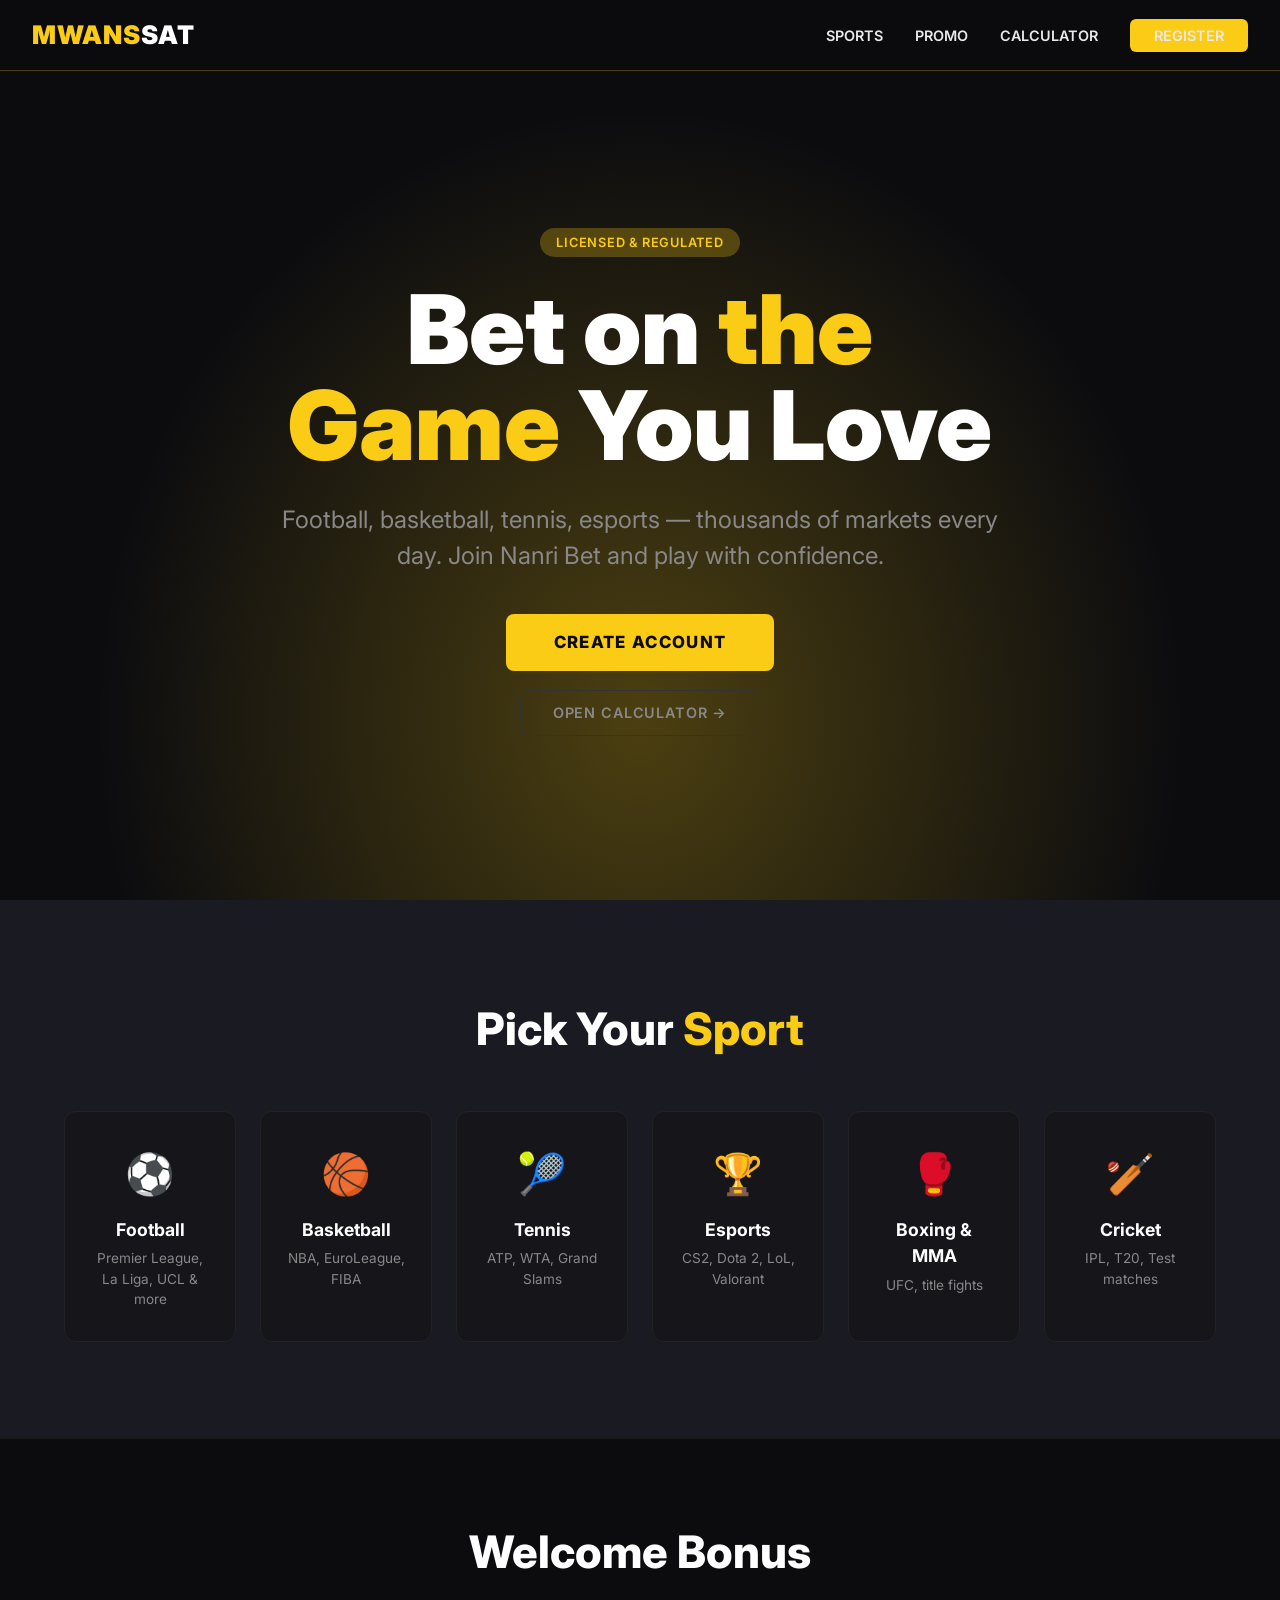
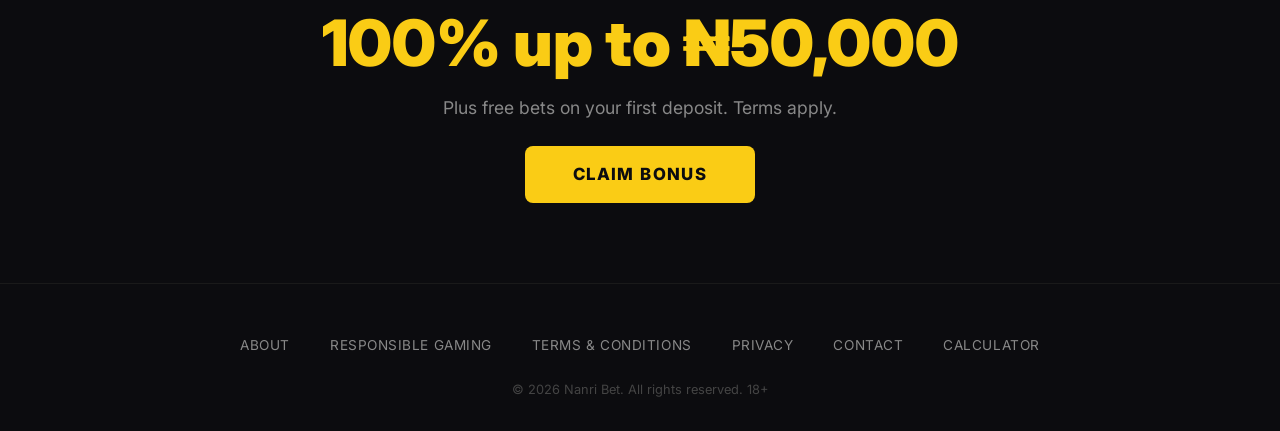
<file: index.html>
<!DOCTYPE html>
<html lang="en">
<head>
  <meta charset="UTF-8" />
  <meta name="viewport" content="width=device-width, initial-scale=1.0" />
  <title>Nanri Bet — Bet on the Game You Love</title>
  <link rel="preconnect" href="https://fonts.googleapis.com" />
  <link rel="preconnect" href="https://fonts.gstatic.com" crossorigin />
  <link href="https://fonts.googleapis.com/css2?family=Inter:wght@400;600;700;800;900&display=swap" rel="stylesheet" />
  <style>
    *, *::before, *::after { margin: 0; padding: 0; box-sizing: border-box; }

    :root {
      --accent: #facc15;
      --accent-dim: #facc1544;
      --dark: #0c0c0f;
      --dark-card: #15151a;
      --dark-surface: #1a1a22;
      --text: #e8e8ed;
      --text-muted: #888;
    }

    html { scroll-behavior: smooth; }

    body {
      font-family: 'Inter', sans-serif;
      background: var(--dark);
      color: var(--text);
      line-height: 1.5;
      overflow-x: hidden;
    }

    a { color: var(--accent); text-decoration: none; }
    a:hover { text-decoration: underline; }

    .container {
      max-width: 1200px;
      margin: 0 auto;
      padding: 0 1.5rem;
    }

    nav {
      position: fixed;
      top: 0;
      width: 100%;
      display: flex;
      justify-content: space-between;
      align-items: center;
      padding: 1rem 2rem;
      background: rgba(12,12,15,.85);
      backdrop-filter: blur(12px);
      z-index: 100;
      border-bottom: 1px solid var(--accent-dim);
    }

    .logo {
      font-weight: 900;
      font-size: 1.6rem;
      color: var(--accent);
      text-transform: uppercase;
      letter-spacing: 0.04em;
    }
    .logo span { color: #fff; }

    .nav-links { display: flex; gap: 2rem; list-style: none; align-items: center; }
    .nav-links a {
      font-weight: 600;
      font-size: 0.9rem;
      text-transform: uppercase;
      color: var(--text);
      transition: color .2s;
    }
    .nav-links a:hover { color: var(--accent); text-decoration: none; }

    .btn-signup {
      background: var(--accent);
      color: var(--dark);
      padding: 0.5rem 1.5rem;
      border-radius: 6px;
      font-weight: 700;
      font-size: 0.85rem;
      text-transform: uppercase;
      transition: background .25s;
    }
    .btn-signup:hover { background: #e6b800; color: var(--dark); text-decoration: none; }

    .hero {
      min-height: 100vh;
      display: flex;
      align-items: center;
      justify-content: center;
      text-align: center;
      padding: 8rem 1.5rem 4rem;
      position: relative;
      background:
        radial-gradient(ellipse at 50% 80%, var(--accent-dim) 0%, transparent 60%),
        var(--dark);
    }

    .hero-content { max-width: 750px; }

    .hero-badge {
      display: inline-block;
      background: var(--accent-dim);
      color: var(--accent);
      padding: 0.3rem 1rem;
      border-radius: 20px;
      font-size: 0.8rem;
      font-weight: 600;
      text-transform: uppercase;
      letter-spacing: 0.06em;
      margin-bottom: 1.5rem;
    }

    .hero h1 {
      font-size: clamp(3rem, 10vw, 6rem);
      font-weight: 900;
      line-height: 1;
      color: #fff;
      margin-bottom: 0.3em;
    }
    .hero h1 span { color: var(--accent); }

    .hero .subtitle {
      font-size: clamp(1.1rem, 3vw, 1.5rem);
      color: var(--text-muted);
      margin-bottom: 2.5rem;
    }

    .cta-btn {
      display: inline-block;
      padding: 1rem 3rem;
      font-weight: 800;
      font-size: 1.05rem;
      text-transform: uppercase;
      letter-spacing: .08em;
      color: var(--dark);
      background: var(--accent);
      border: none;
      border-radius: 8px;
      cursor: pointer;
      transition: background .25s;
    }
    .cta-btn:hover { background: #e6b800; text-decoration: none; color: var(--dark); }

    .cta-secondary {
      display: inline-block;
      margin-top: 1.2rem;
      padding: .7rem 2rem;
      font-weight: 600;
      font-size: 0.9rem;
      text-transform: uppercase;
      letter-spacing: .06em;
      color: var(--text-muted);
      border: 1px solid #333;
      border-radius: 8px;
      transition: border-color .25s, color .25s;
    }
    .cta-secondary:hover { border-color: var(--accent); color: var(--accent); text-decoration: none; }

    .sports {
      padding: 6rem 0;
      background: var(--dark-surface);
    }
    .section-title {
      font-size: clamp(1.8rem, 4vw, 2.8rem);
      font-weight: 800;
      text-align: center;
      margin-bottom: 3rem;
      color: #fff;
    }
    .section-title span { color: var(--accent); }

    .sports-grid {
      display: grid;
      grid-template-columns: repeat(auto-fit, minmax(160px, 1fr));
      gap: 1.5rem;
    }

    .sport-card {
      background: var(--dark-card);
      border: 1px solid #222;
      border-radius: 12px;
      padding: 2rem 1.5rem;
      text-align: center;
      transition: border-color .3s, transform .3s;
      cursor: pointer;
    }
    .sport-card:hover {
      border-color: var(--accent);
      transform: translateY(-4px);
    }
    .sport-icon {
      font-size: 2.5rem;
      margin-bottom: 0.8rem;
      display: block;
    }
    .sport-card h3 {
      font-size: 1.1rem;
      font-weight: 700;
      color: #fff;
      margin-bottom: 0.3rem;
    }
    .sport-card p { color: var(--text-muted); font-size: 0.85rem; }

    .promo {
      padding: 5rem 0;
      background: var(--dark);
      text-align: center;
      border-top: 1px solid #1a1a1a;
      border-bottom: 1px solid #1a1a1a;
    }
    .promo h2 {
      font-size: clamp(1.8rem, 4vw, 2.8rem);
      font-weight: 800;
      color: #fff;
      margin-bottom: 0.5rem;
    }
    .promo .big {
      font-size: clamp(2.5rem, 6vw, 4rem);
      font-weight: 900;
      color: var(--accent);
      margin-bottom: 0.3rem;
    }
    .promo p { color: var(--text-muted); font-size: 1.1rem; }

    footer {
      padding: 3rem 0 2rem;
      background: var(--dark);
      text-align: center;
    }
    .footer-links {
      display: flex;
      flex-wrap: wrap;
      justify-content: center;
      gap: 1.5rem 2.5rem;
      list-style: none;
      margin-bottom: 1.5rem;
    }
    .footer-links a {
      color: var(--text-muted);
      font-size: 0.85rem;
      text-transform: uppercase;
      letter-spacing: .04em;
      transition: color .2s;
    }
    .footer-links a:hover { color: var(--accent); text-decoration: none; }
    .footer-copy { color: #444; font-size: 0.8rem; }

    @media (max-width: 768px) {
      .nav-links { gap: 1rem; }
      .nav-links a { font-size: 0.75rem; }
      .sports-grid { grid-template-columns: repeat(2, 1fr); }
    }
    @media (max-width: 480px) {
      nav { padding: 0.8rem 1rem; }
      .logo { font-size: 1.3rem; }
      .nav-links { gap: 0.6rem; }
      .sports-grid { grid-template-columns: 1fr 1fr; }
    }
  </style>
</head>
<body>

<nav>
  <div class="logo">Mwans<span>Sat</span></div>
  <ul class="nav-links">
    <li><a href="#sports">Sports</a></li>
    <li><a href="#promo">Promo</a></li>
    <li><a href="calculator/">Calculator</a></li>
    <li><a href="#" class="btn-signup">Register</a></li>
  </ul>
</nav>

<section class="hero">
  <div class="hero-content">
    <div class="hero-badge">Licensed &amp; Regulated</div>
    <h1>Bet on <span>the Game</span> You Love</h1>
    <p class="subtitle">Football, basketball, tennis, esports &mdash; thousands of markets every day. Join Nanri Bet and play with confidence.</p>
    <a href="#" class="cta-btn">Create Account</a>
    <br />
    <a href="calculator/" class="cta-secondary">Open Calculator &rarr;</a>
  </div>
</section>

<section class="sports" id="sports">
  <div class="container">
    <h2 class="section-title">Pick Your <span>Sport</span></h2>
    <div class="sports-grid">
      <div class="sport-card">
        <span class="sport-icon">⚽</span>
        <h3>Football</h3>
        <p>Premier League, La Liga, UCL &amp; more</p>
      </div>
      <div class="sport-card">
        <span class="sport-icon">🏀</span>
        <h3>Basketball</h3>
        <p>NBA, EuroLeague, FIBA</p>
      </div>
      <div class="sport-card">
        <span class="sport-icon">🎾</span>
        <h3>Tennis</h3>
        <p>ATP, WTA, Grand Slams</p>
      </div>
      <div class="sport-card">
        <span class="sport-icon">🏆</span>
        <h3>Esports</h3>
        <p>CS2, Dota 2, LoL, Valorant</p>
      </div>
      <div class="sport-card">
        <span class="sport-icon">🥊</span>
        <h3>Boxing &amp; MMA</h3>
        <p>UFC, title fights</p>
      </div>
      <div class="sport-card">
        <span class="sport-icon">🏏</span>
        <h3>Cricket</h3>
        <p>IPL, T20, Test matches</p>
      </div>
    </div>
  </div>
</section>

<section class="promo" id="promo">
  <div class="container">
    <h2>Welcome Bonus</h2>
    <div class="big">100% up to ₦50,000</div>
    <p>Plus free bets on your first deposit. Terms apply.</p>
    <a href="#" class="cta-btn" style="margin-top: 1.5rem;">Claim Bonus</a>
  </div>
</section>

<footer>
  <div class="container">
    <ul class="footer-links">
      <li><a href="#">About</a></li>
      <li><a href="#">Responsible Gaming</a></li>
      <li><a href="#">Terms &amp; Conditions</a></li>
      <li><a href="#">Privacy</a></li>
      <li><a href="#">Contact</a></li>
      <li><a href="calculator/">Calculator</a></li>
    </ul>
    <p class="footer-copy">&copy; 2026 Nanri Bet. All rights reserved. 18+</p>
  </div>
</footer>

</body>
</html>
</file>
